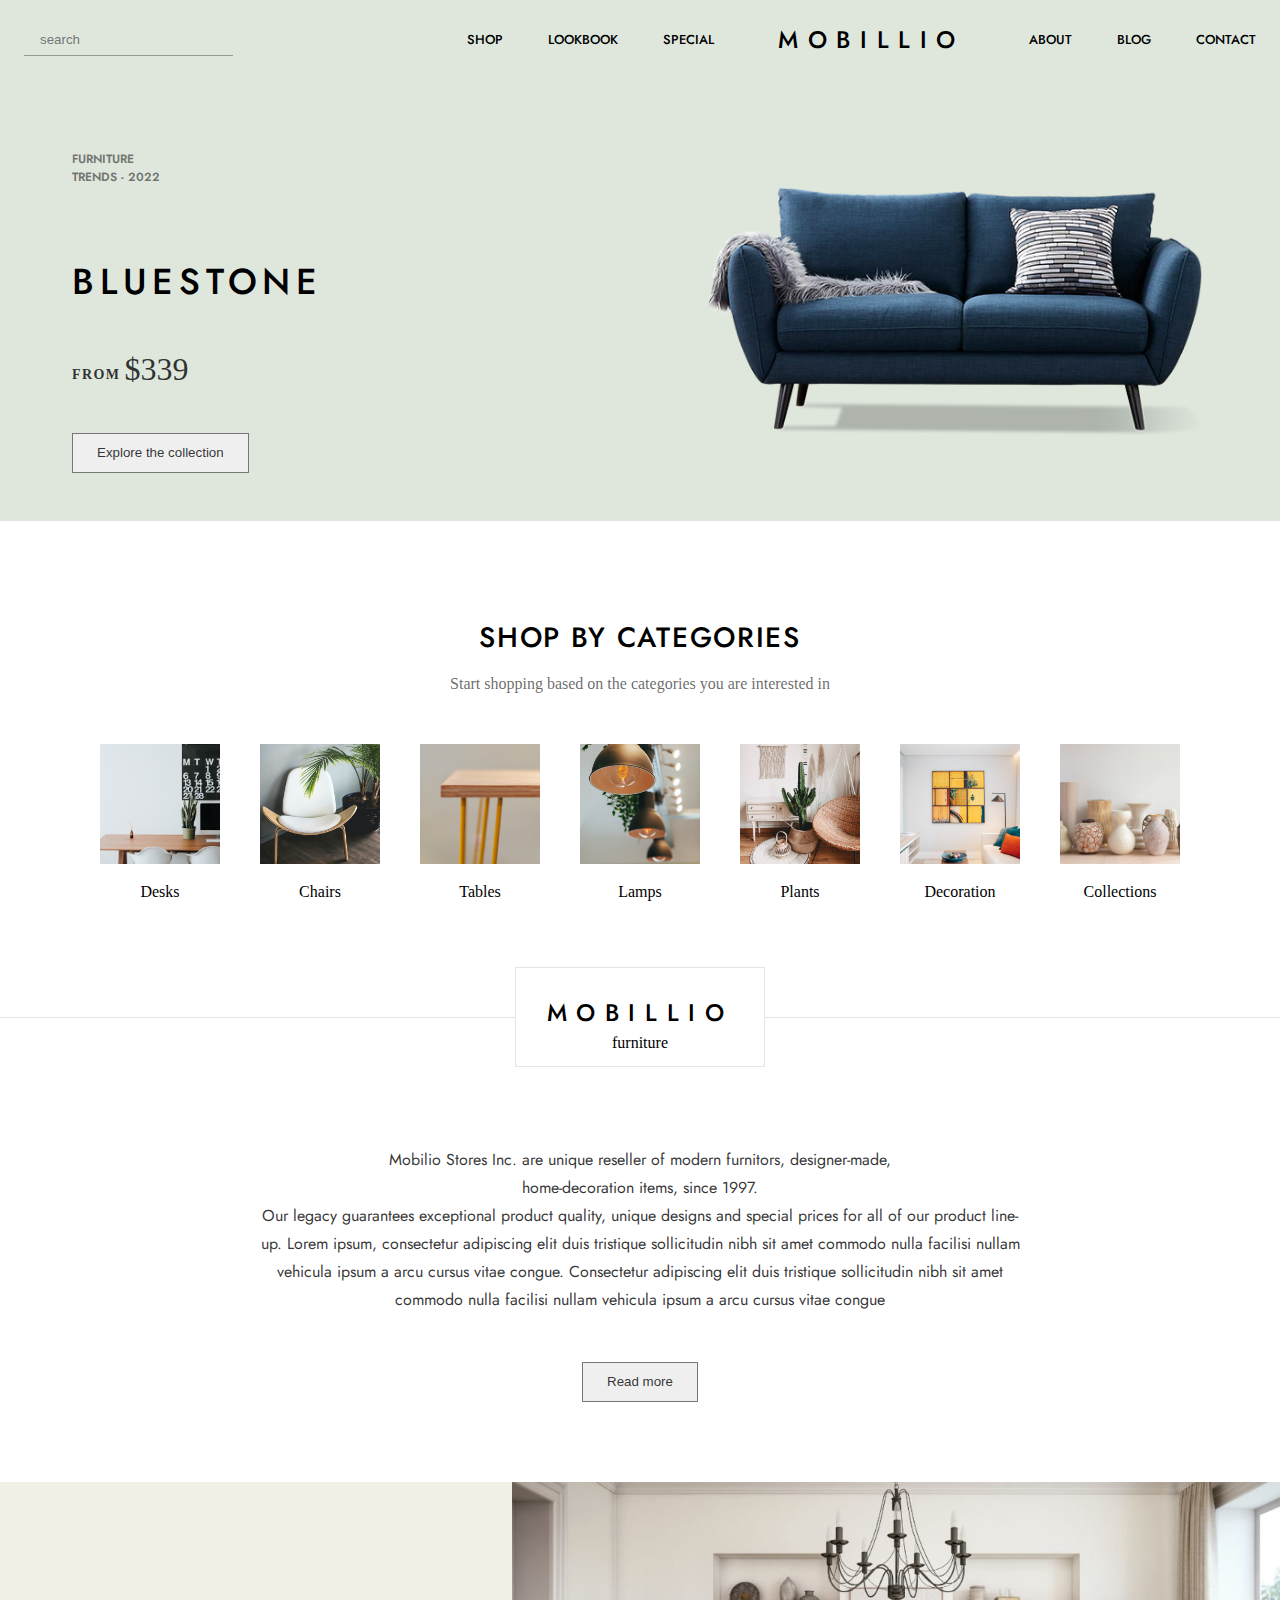
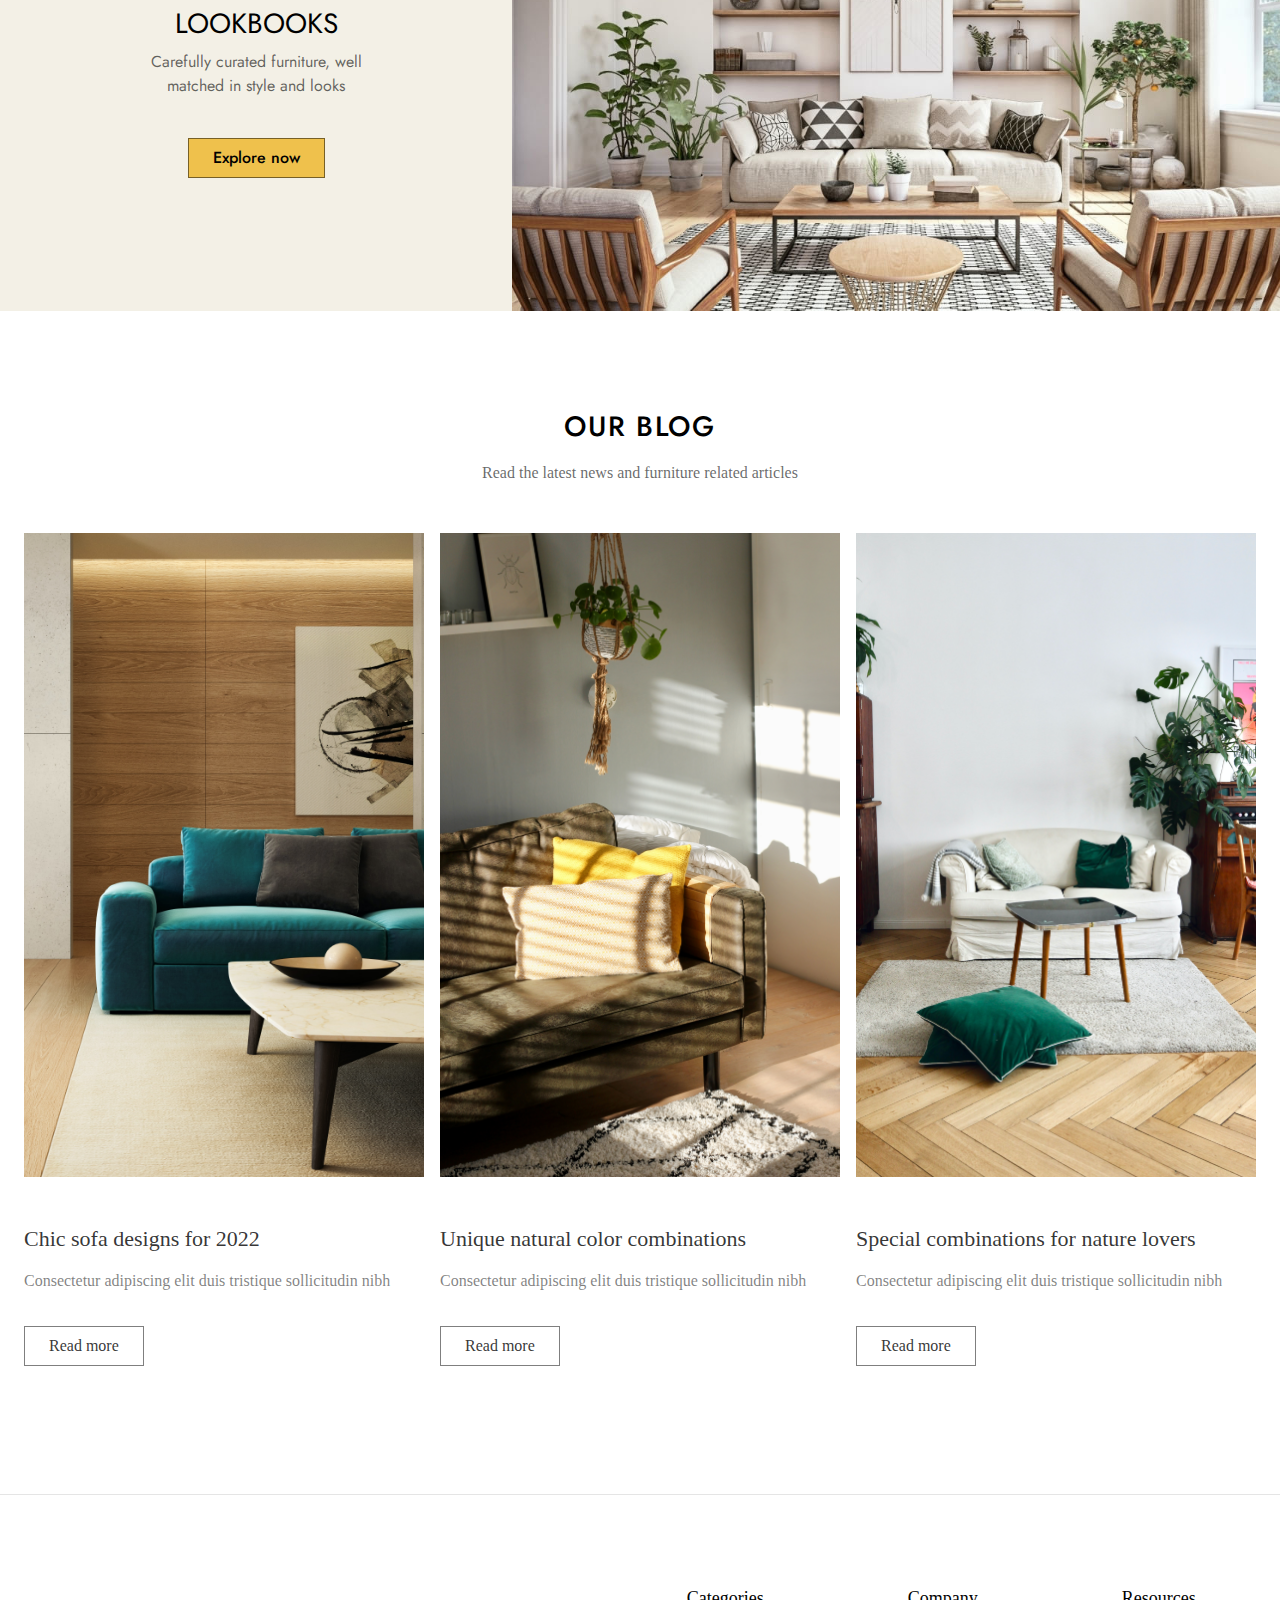
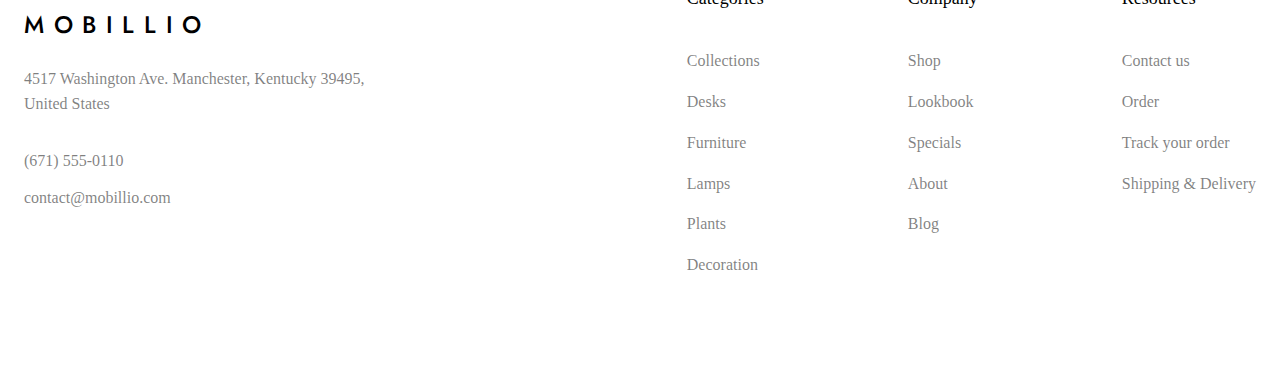
<file: 02.Mobille-Shop_Recources/index.html>
<!DOCTYPE html>
<html lang="en">

<head>
  <title>Mobillio Online Store</title>
  <meta name="viewport" content="width=device-width, initial-scale=1.0" />
  <meta charset="utf-8" />
  <link rel="stylesheet" href="https://fonts.googleapis.com/css2?family=Jost" data-tag="font" />
  <link rel="stylesheet" href="./style.css" />
  <link rel="stylesheet" href="./responsive.css" />
</head>

<body>
  <div>
    <div class="home-container">
      <div class="home-navbar">
        <header data-role="Header" class="home-header max-width-container">
          <div class="home-navbar1">
            <div class="home-container01">
              <input type="text" placeholder="search" class="home-textinput input" />
            </div>
            <div class="home-middle">
              <div class="home-left">
                <span class="navbar-link">SHOP</span>
                <span class="navbar-link">LOOKBOOK</span>
                <span class="navbar-link">SPECIAL</span>
              </div>
              <span class="navbar-logo-title">MOBILLIO</span>
              <div class="home-right">
                <span class="navbar-link">ABOUT</span>
                <span class="navbar-link">BLOG</span>
                <span class="navbar-link">CONTACT</span>
              </div>
            </div>
          </div>
        </header>
      </div>
      <div class="home-main">
        <div class="home-hero section-container">
          <div class="home-max-width max-width-container">
            <div class="home-hero1">
              <div class="home-container03">
                <div class="home-info">
                  <span class="home-text12">
                    <span>furniture</span>
                    <br />
                    <span>trends - 2022</span>
                  </span>
                </div>
                <h1 class="home-text16 Heading-1">Bluestone</h1>
                <div class="home-container04">
                  <span class="home-text17">FROM</span>
                  <span class="home-text18">$339</span>
                </div>
                <div class="home-btn-group">
                  <button class="button">Explore the collection</button>
                </div>
              </div>
              <img alt="image23271449" src="./images/pic1.png" class="home-image5" />
            </div>
          </div>
        </div>
        <div class="section-container column">
          <div class="max-width-container">
            <div class="section-heading-section-heading">
              <h1 class="section-heading-text Heading-2">
                <span>SHOP BY CATEGORIES</span>
              </h1>
              <span class="section-heading-text1">
                <span>
                  Start shopping based on the categories you are interested in
                </span>
              </span>
            </div>
            <div class="home-cards-container">
              <div class="category-card-category-card">
                <img alt="image" src="./images/pic2.jpg" class="category-card-image" />
                <span class="category-card-text"><span>Desks</span></span>
              </div>
              <div class="category-card-category-card">
                <img alt="image" src="./images/pic3.jpg" class="category-card-image" />
                <span class="category-card-text"><span>Chairs</span></span>
              </div>
              <div class="category-card-category-card">
                <img alt="image" src="./images/pic4.jpg" class="category-card-image" />
                <span class="category-card-text"><span>Tables</span></span>
              </div>
              <div class="category-card-category-card">
                <img alt="image" src="./images/pic5.jpg" class="category-card-image" />
                <span class="category-card-text"><span>Lamps</span></span>
              </div>
              <div class="category-card-category-card">
                <img alt="image" src="./images/pic6.jpg" class="category-card-image" />
                <span class="category-card-text"><span>Plants</span></span>
              </div>
              <div class="category-card-category-card">
                <img alt="image" src="./images/pic7.jpg" class="category-card-image" />
                <span class="category-card-text">
                  <span>Decoration</span>
                </span>
              </div>
              <div class="category-card-category-card">
                <img alt="image" src="./images/pic8.jpg" class="category-card-image" />
                <span class="category-card-text">
                  <span>Collections</span>
                </span>
              </div>
            </div>
          </div>
          <div class="home-banner">
            <div class="home-container05">
              <h3 class="home-text19 Heading-3">MOBILLIO</h3>
              <span class="home-text20">
                <span></span>
                <span>furniture</span>
              </span>
            </div>
          </div>
          <div class="home-container06 max-width-container">
            <div class="home-container07">
              <span class="home-text23">
                <span>
                  Mobilio Stores Inc. are unique reseller of modern furnitors,
                  designer-made,
                </span>
                <br />
                <span>home-decoration items, since 1997.</span>
                <br />
                <span>
                  Our legacy guarantees exceptional product quality, unique
                  designs and special prices for all of our product line-up.
                  Lorem ipsum, consectetur adipiscing elit duis tristique
                  sollicitudin nibh sit amet commodo nulla facilisi nullam
                  vehicula ipsum a arcu cursus vitae congue. Consectetur
                  adipiscing elit duis tristique sollicitudin nibh sit amet
                  commodo nulla facilisi nullam vehicula ipsum a arcu cursus
                  vitae congue
                </span>
              </span>
              <button class="button">Read more</button>
            </div>
          </div>
        </div>
        <div class="home-full-width-banner section-container">
          <div class="home-left4">
            <div class="home-content">
              <span class="home-text29">LOOKBOOKS</span>
              <span class="home-text30">
                Carefully curated furniture, well matched in style and looks
              </span>
            </div>
            <div class="home-btn button">
              <span class="home-text31">Explore now</span>
            </div>
          </div>
          <img alt="Rectangle13271410" src="./images/pic9.jpg" class="home-image6" />
        </div>
        <div class="section-container">
          <div class="max-width-container">
            <div class="section-heading-section-heading section-heading-root-class-name">
              <h1 class="section-heading-text Heading-2">
                <span>Our blog</span>
              </h1>
              <span class="section-heading-text1">
                <span>
                  Read the latest news and furniture related articles
                </span>
              </span>
            </div>
            <div class="home-container08">
              <div class="blog-post-card-blog-post-card blog-post-card-root-class-name">
                <img alt="image" src="./images/pic10.jpg" class="blog-post-card-image" />
                <div class="blog-post-card-container">
                  <span class="blog-post-card-text">
                    <span>Chic sofa designs for 2022</span>
                  </span>
                  <span class="blog-post-card-text1">
                    <span>
                      Consectetur adipiscing elit duis tristique sollicitudin
                      nibh
                    </span>
                  </span>
                  <a href="#" class="button">
                    Read more
                  </a>
                </div>
              </div>
              <div class="blog-post-card-blog-post-card">
                <img alt="image" src="./images/pic11.jpg" class="blog-post-card-image" />
                <div class="blog-post-card-container">
                  <span class="blog-post-card-text">
                    <span>Unique natural color combinations</span>
                  </span>
                  <span class="blog-post-card-text1">
                    <span>
                      Consectetur adipiscing elit duis tristique sollicitudin
                      nibh
                    </span>
                  </span>
                  <a href="#" class="button">
                    Read more
                  </a>
                </div>
              </div>
              <div class="blog-post-card-blog-post-card">
                <img alt="image" src="./images/pic12.jpg" class="blog-post-card-image" />
                <div class="blog-post-card-container">
                  <span class="blog-post-card-text">
                    <span>Special combinations for nature lovers</span>
                  </span>
                  <span class="blog-post-card-text1">
                    <span>
                      Consectetur adipiscing elit duis tristique sollicitudin
                      nibh
                    </span>
                  </span>
                  <a href="#" class="button">
                    Read more
                  </a>
                </div>
              </div>
            </div>
          </div>
        </div>
      </div>
      <div class="home-footer">
        <div class="max-width-container">
          <footer class="home-footer1">
            <div class="home-container09">
              <h3 class="home-text32 Heading-3">MOBILLIO</h3>
              <span class="home-text33">
                <span>4517 Washington Ave. Manchester, Kentucky 39495,</span>
                <br />
                <span>United States</span>
              </span>
              <span class="home-text36">(671) 555-0110</span>
              <span class="home-text37">contact@mobillio.com</span>
            </div>
            <div class="home-links-container">
              <div class="home-container10">
                <span class="home-text38">Categories</span>
                <a href="#" class="home-text39">Collections</a>
                <a href="#" class="home-text40">Desks</a>
                <a href="#" class="home-text41">Furniture</a>
                <a href="#" class="home-text42">Lamps</a>
                <a href="#" class="home-text43">Plants</a>
                <a href="#" class="home-text44">Decoration</a>
              </div>
              <div class="home-container11">
                <span class="home-text45">Company</span>
                <a href="#" class="home-text46">Shop</a>
                <a href="#" class="home-text47">Lookbook</a>
                <a href="#" class="home-text48">Specials</a>
                <a href="#" class="home-text49">About</a>
                <a href="#" class="home-text50">Blog</a>
              </div>
              <div class="home-container12">
                <span class="home-text51">Resources</span>
                <a href="#" class="home-text52">Contact us</a>
                <a href="#" class="home-text53">Order</a>
                <a href="#" class="home-text54">Track your order</a>
                <a href="#" class="home-text55">Shipping &amp; Delivery</a>
              </div>
            </div>
          </footer>
        </div>
      </div>
    </div>
  </div>
</body>

</html>
</file>
<file: 02.Mobille-Shop_Recources/style.css>
body {
  font-weight: 400;
  font-style: normal;
  text-decoration: none;
  text-transform: none;
  letter-spacing: 0.02;
  line-height: 1.55;
  color: #000000;
  background-color: #ffffff;
  margin: 0;
}
* {
  box-sizing: border-box;
  border-width: 0;
  border-style: solid;
}
.section-heading-section-heading {
  display: flex;
  position: relative;
  align-items: center;
  margin-bottom: 48px;
  flex-direction: column;
}
.section-heading-text{
  text-align: center;
  margin-bottom: 16px;
}
.section-heading-text1 {
  color: #00000099;
  text-align: center;
  line-height: 24px;
}
.category-card-category-card {
  flex: 0 0 auto;
  cursor: pointer;
  display: flex;
  position: relative;
  transition: 0.3s;
  align-items: center;
  flex-direction: column;
}
.category-card-image {
  width: 120px;
  height: 120px;
  object-fit: cover;
  margin-bottom: 16px;
  object-position: bottom;
}
.blog-post-card-blog-post-card {
  width: 100%;
  display: flex;
  position: relative;
  max-width: 400px;
  align-self: stretch;
  transition: 0.3s;
  flex-direction: column;
  justify-content: space-between;
}
.blog-post-card-image {
  flex: 1;
  width: 100%;
  object-fit: cover;
}
.blog-post-card-container {
  width: 100%;
  display: flex;
  align-items: flex-start;
  padding-top: 32px;
  padding-right: 8px;
  flex-direction: column;
  padding-bottom: 32px;
  justify-content: space-between;
  background-color: #ffffff;
}
.blog-post-card-text {
  color: #000000cc;
  font-size: 22px;
  font-style: normal;
  margin-top: 16px;
  font-weight: 500;
  line-height: 28px;
  margin-bottom: 16px;
}
.blog-post-card-text1 {
  color: #00000080;
  font-size: 16px;
  font-style: normal;
  margin-bottom: 32px;
}
.home-container {
  width: 100%;
  display: flex;
  min-height: 100vh;
  overflow-x: hidden;
  align-items: center;
  padding-top: 70px;
  flex-direction: column;
}
.home-navbar {
  top: 0;
  width: 100%;
  display: flex;
  z-index: 1000;
  position: fixed;
  align-items: center;
  flex-direction: column;
  background-color: #dfe7ddff;
}
.home-header {
  padding-top: 24px;
  flex-direction: row;
  padding-bottom: 24px;
  justify-content: space-between;
}
.home-navbar1 {
  width: 100%;
  display: flex;
  position: relative;
  align-items: center;
  justify-content: space-between;
}
.home-container01 {
  display: flex;
  align-items: center;
  justify-content: space-between;
}
.home-image {
  width: 24px;
  height: 24px;
  z-index: 100;
  margin-right: -32px;
}
.home-textinput {
  width: 100%;
  max-width: 288px;
  transition: 0.3s;
  border-color: #999999;
  border-width: 1px;
  padding-left: 48px;
  border-top-width: 0px;
  border-left-width: 0px;
  border-right-width: 0px;
}
.home-middle {
  display: flex;
  position: relative;
  box-sizing: border-box;
  align-items: center;
  flex-shrink: 1;
  border-color: transparent;
  justify-content: center;
}
.home-left,
.home-right {
  display: flex;
  grid-gap: 45px;
  position: relative;
  align-items: flex-start;
}
.home-icons {
  display: flex;
}
.home-icon {
  width: 16px;
  height: 16px;
  display: none;
}
.home-mobile-menu {
  top: 0px;
  left: 0px;
  width: 100%;
  height: 100vh;
  padding: 32px;
  z-index: 100;
  position: absolute;
  transform: translateX(100%);
  transition: 0.3s;
  flex-direction: column;
  justify-content: space-between;
  background-color: #fff;
}
.home-nav {
  display: flex;
  align-items: flex-start;
  flex-direction: column;
}
.home-container02 {
  width: 100%;
  display: flex;
  align-items: center;
  margin-bottom: 48px;
  justify-content: space-between;
}
.home-logo-center1 {
  color: #000000;
  height: auto;
  font-size: 24px;
  font-family: Jost;
  font-weight: 500;
  line-height: 20px;
  margin-left: 64px;
  margin-right: 64px;
  letter-spacing: 0.4em;
  text-decoration: none;
}
.home-middle1 {
  gap: 16px;
  display: flex;
  position: relative;
  box-sizing: border-box;
  align-items: flex-start;
  flex-shrink: 1;
  border-color: transparent;
  margin-bottom: 24px;
  flex-direction: column;
  justify-content: center;
}
.home-text06,
.home-text07,
.home-text08,
.home-text09,
.home-text10,
.home-text11 {
  color: rgba(0, 0, 0, 1);
  height: auto;
  font-size: 13px;
  text-align: left;
  font-family: Jost;
  font-weight: 500;
  text-decoration: none;
}
.home-main {
  flex: 0 0 auto;
  width: 100%;
  display: flex;
  align-items: center;
  flex-direction: column;
  padding-bottom: 96px;
}
.home-hero {
  padding-top: 48px;
  padding-bottom: 48px;
  background-color: #dfe7ddff;
}
.home-max-width {
  max-width: 1032px;
}
.home-hero1 {
  width: 100%;
  display: flex;
  max-width: 1328px;
  align-items: center;
  flex-direction: row;
  justify-content: space-between;
}
.home-container03 {
  display: flex;
  margin-left: 48px;
  padding-right: 48px;
  flex-direction: column;
}
.home-info {
  display: flex;
  position: relative;
  box-sizing: border-box;
  align-items: center;
  flex-shrink: 1;
  border-color: transparent;
  margin-bottom: 48px;
}
.home-text12 {
  color: #00000080;
  font-size: 12px;
  text-align: left;
  font-family: Jost;
  font-weight: 600;
  line-height: 18px;
  text-transform: uppercase;
}
.home-text16 {
  max-width: 450px;
  margin-bottom: 48px;
}
.home-container04 {
  display: flex;
  align-items: flex-end;
  margin-bottom: 48px;
  flex-direction: row;
}
.home-text17 {
  color: #000000cc;
  font-size: 14px;
  font-style: normal;
  font-weight: 700;
  line-height: 20px;
  margin-right: 4px;
  letter-spacing: 0.1em;
}
.home-text18 {
  color: #000000cc;
  font-size: 32px;
  font-style: normal;
  font-weight: 500;
  line-height: 32px;
}
.home-btn-group {
  display: flex;
  align-items: center;
  flex-direction: row;
}
.home-image5 {
  width: 100%;
  position: relative;
  max-width: 579px;
  box-sizing: border-box;
  max-height: 579px;
  object-fit: cover;
  border-color: transparent;
}
.home-cards-container {
  flex: 0 0 auto;
  width: 100%;
  display: flex;
  grid-gap: 32px;
  flex-wrap: wrap;
  max-width: 1080px;
  align-items: flex-start;
  margin-bottom: 64px;
  flex-direction: row;
  justify-content: space-between;
}
.home-banner {
  flex: 0 0 auto;
  width: 100%;
  height: 1px;
  display: flex;
  margin-top: 48px;
  align-items: center;
  margin-bottom: 48px;
  flex-direction: column;
  justify-content: center;
  background-color: #e5e5e5ff;
}
.home-container05 {
  flex: 0 0 auto;
  width: 250px;
  height: 100px;
  display: flex;
  align-items: center;
  border-color: #e5e5e5ff;
  border-style: solid;
  border-width: 1px;
  flex-direction: column;
  justify-content: center;
  background-color: #ffffff;
}
.home-text19,
.home-text32 {
  margin-bottom: 8px;
}
.home-text32 {
  font-size: 10px;
  line-height: 20px;
  letter-spacing: 1em;
  text-transform: uppercase;
}
.home-container06 {
  flex: 0 0 auto;
  display: flex;
  align-items: center;
  flex-direction: column;
}
.home-container07 {
  width: 100%;
  display: flex;
  position: relative;
  max-width: 770px;
  box-sizing: border-box;
  margin-top: 80px;
  align-items: center;
  flex-shrink: 1;
  border-color: transparent;
  flex-direction: column;
}
.home-text23 {
  color: #000000cc;
  width: 100%;
  height: auto;
  font-size: 16px;
  align-self: auto;
  font-style: normal;
  text-align: center;
  font-family: Jost;
  font-weight: 400px;
  line-height: 175%;
  font-stretch: normal;
  margin-bottom: 48px;
  text-decoration: none;
}
.home-full-width-banner {
  width: 100%;
  display: flex;
  align-items: stretch;
  padding-top: 64px;
  justify-content: center;
}
.home-left4 {
  flex: 1;
  display: flex;
  align-self: stretch;
  align-items: center;
  border-color: transparent;
  flex-direction: column;
  justify-content: center;
  background-color: #f3f0e6;
}
.home-content {
  margin: 0 0 40px 0;
  display: flex;
  position: relative;
  box-sizing: border-box;
  align-items: center;
  flex-shrink: 1;
  border-color: transparent;
  flex-direction: column;
}
.home-text29 {
  color: rgba(0, 0, 0, 1);
  height: auto;
  margin: 0 0 16px 0;
  font-size: 28px;
  align-self: auto;
  font-style: normal;
  text-align: left;
  font-family: Jost;
  font-weight: 500px;
  line-height: 20px;
  font-stretch: normal;
  text-decoration: none;
}
.home-text30 {
  color: rgba(0, 0, 0, 0.6000000238418579);
  width: 267px;
  height: auto;
  font-size: 16px;
  align-self: auto;
  font-style: normal;
  text-align: center;
  font-family: Jost;
  font-weight: 400px;
  line-height: 24px;
  font-stretch: normal;
  text-decoration: none;
}
.home-btn {
  cursor: pointer;
  display: flex;
  padding: 16px 24px;
  position: relative;
  box-sizing: border-box;
  transition: 0.3s;
  align-items: flex-start;
  flex-shrink: 1;
  border-color: rgba(0, 0, 0, 1);
  border-style: solid;
  border-width: 1px;
  background-color: rgba(239, 193, 76, 1);
}
.home-text31 {
  color: rgba(0, 0, 0, 1);
  height: auto;
  font-size: 16px;
  align-self: auto;
  font-style: normal;
  text-align: left;
  font-family: Jost;
  font-weight: 500px;
  line-height: 14px;
  font-stretch: normal;
  text-decoration: none;
}
.home-image6 {
  width: 60%;
  position: relative;
  box-sizing: border-box;
  object-fit: cover;
  border-color: transparent;
}
.home-container08 {
  flex: 0 0 auto;
  width: 100%;
  display: flex;
  flex-wrap: wrap;
  align-items: center;
  flex-direction: row;
  justify-content: space-between;
}
.home-footer {
  flex: 0 0 auto;
  width: 100%;
  display: flex;
  align-items: center;
  border-color: #e5e5e5ff;
  border-width: 1px;
  flex-direction: column;
  border-left-width: 0px;
  border-right-width: 0px;
  border-bottom-width: 0px;
}
.home-footer1 {
  width: 100%;
  display: flex;
  max-width: 1328px;
  align-items: flex-start;
  padding-top: 96px;
  flex-direction: row;
  padding-bottom: 96px;
  justify-content: space-between;
}
.home-container09 {
  display: flex;
  max-width: 1328px;
  align-items: flex-start;
  flex-direction: column;
}
.home-text33 {
  color: #00000080;
  margin-top: 24px;
}
.home-text36 {
  color: #00000080;
  margin-top: 32px;
}
.home-text37 {
  color: #00000080;
  margin-top: 12px;
}
.home-links-container {
  display: flex;
  grid-gap: 48px;
  align-items: flex-start;
  flex-direction: row;
  justify-content: space-between;
}
.home-container10, .home-container11 {
  flex: 0 0 auto;
  display: flex;
  align-items: flex-start;
  margin-right: 96px;
  flex-direction: column;
  justify-content: flex-start;
}
.home-text38, .home-text45, .home-text51 {
  font-size: 18px;
  font-style: normal;
  font-weight: 500;
  line-height: 14px;
  margin-bottom: 44px;
}
.home-text39, .home-text40, .home-text41, .home-text42, .home-text43, .home-text44, .home-text46, .home-text47, .home-text48, .home-text49, .home-text50, .home-text52, .home-text53, .home-text54, .home-text55{
  color: #00000080;
  text-decoration: none;
  margin-bottom: 16px;
}
.home-container12 {
  flex: 0 0 auto;
  display: flex;
  align-items: flex-start;
  flex-direction: column;
  justify-content: flex-start;
}
.button {
  color: #000000cc;
  cursor: pointer;
  display: flex;
  padding: 0.5rem 1rem;
  position: relative;
  box-sizing: border-box;
  font-style: normal;
  transition: 0.3s;
  align-items: flex-start;
  flex-shrink: 1;
  font-weight: 500;
  line-height: 14px;
  padding-top: 12px;
  border-color: #00000080;
  border-style: solid;
  border-width: 1px;
  padding-left: 24px;
  border-radius: 0px;
  padding-right: 24px;
  padding-bottom: 12px;
  text-decoration: none;
}
.input {
  color: #ffffff;
  cursor: auto;
  outline: none;
  padding: 0.5rem 1rem;
  background-color: #dfe7ddff;
}
.section-container {
  width: 100%;
  display: flex;
  align-items: center;
  padding-top: 80px;
  justify-content: center;
}
.max-width-container {
  width: 100%;
  display: flex;
  max-width: 1328px;
  align-items: center;
  padding-left: 24px;
  padding-right: 24px;
  flex-direction: column;
}
.column {
  display: flex;
  flex-direction: column;
}
.navbar-link {
  color: rgba(0, 0, 0, 1);
  cursor: pointer;
  height: auto;
  font-size: 13px;
  text-align: left;
  transition: 0.3s;
  font-family: Jost;
  font-weight: 500;
  text-decoration: none;
}
.navbar-logo-title {
  color: #000000;
  cursor: pointer;
  height: auto;
  font-size: 24px;
  transition: 0.3s;
  font-family: Jost;
  font-weight: 500;
  line-height: 20px;
  margin-left: 64px;
  margin-right: 64px;
  letter-spacing: 0.4em;
  text-decoration: none;
}
.Heading-3 {
  font-size: 24px;
  font-style: normal;
  font-family: Jost;
  font-weight: 500;
  line-height: 20px;
  letter-spacing: 0.4em;
  text-transform: none;
  text-decoration: none;
}
.Content {
  font-size: 16px;
  font-family: Jost;
  font-weight: 400;
  letter-spacing: 0.02;
  text-transform: none;
  text-decoration: none;
}
.Heading-1 {
  font-size: 36px;
  font-family: Jost;
  font-weight: 500;
  line-height: 47px;
  letter-spacing: 0.16em;
  text-transform: uppercase;
  text-decoration: none;
}
.Heading-2 {
  font-size: 28px;
  font-family: Jost;
  font-weight: 500;
  line-height: 36px;
  letter-spacing: 0.06em;
  text-transform: uppercase;
  text-decoration: none;
}
</file>
<file: 02.Mobille-Shop_Recources/responsive.css>
@media screen and (max-width:600px) {
    

        .home-left,
        .home-right,
        .home-container01 {
            display: none;
        }

        
        .navbar-logo-title{
            margin: 0;
        }


        .home-hero1 {
            flex-direction: column;
            gap: 1em;
        }

        .home-container03 {
            align-items: center;
        }

        .section-container {
            padding-top: 30px;
            flex-direction: column;
        }

        .section-heading-section-heading {
            margin-bottom: 24px;
        }
        
        .section-heading-text {
            margin: 0;
            font-size: 22px;
            font-weight: bold;
        }

        .section-heading-text1 {
            font-size: 16px;
        }

        .category-card-category-card {
            flex: 1 1 200px;
        }

        .home-cards-container:after{
            display: block;
            content: '';
            flex: 1 1 200px;
        }

        .home-cards-container{
            grid-gap: 24px;
        }

        .category-card-image {
            width: 100%;
            height: 100%;
            aspect-ratio: 1;
        }

        .home-left4 {
            padding: 30px 0;
        }

        .home-content{
            align-items: initial;
            margin: 0 0 12px 0;
        }

        .home-text29 {
            width: auto;
            text-align: center;
        }

        .home-text30 {
            width: auto;
        }

        .home-image6 {
            width: 100%;
        }

        .blog-post-card-blog-post-card {
            max-width: initial;
        }

        .home-links-container {
            order: 1;
        }

        .home-container09 {
            order: 2;
        }

        .home-links-container {
            flex-direction: column;
        }

        .home-footer1 {
            flex-direction: column;
            padding-bottom: 12px;
        }
            

}
</file>
